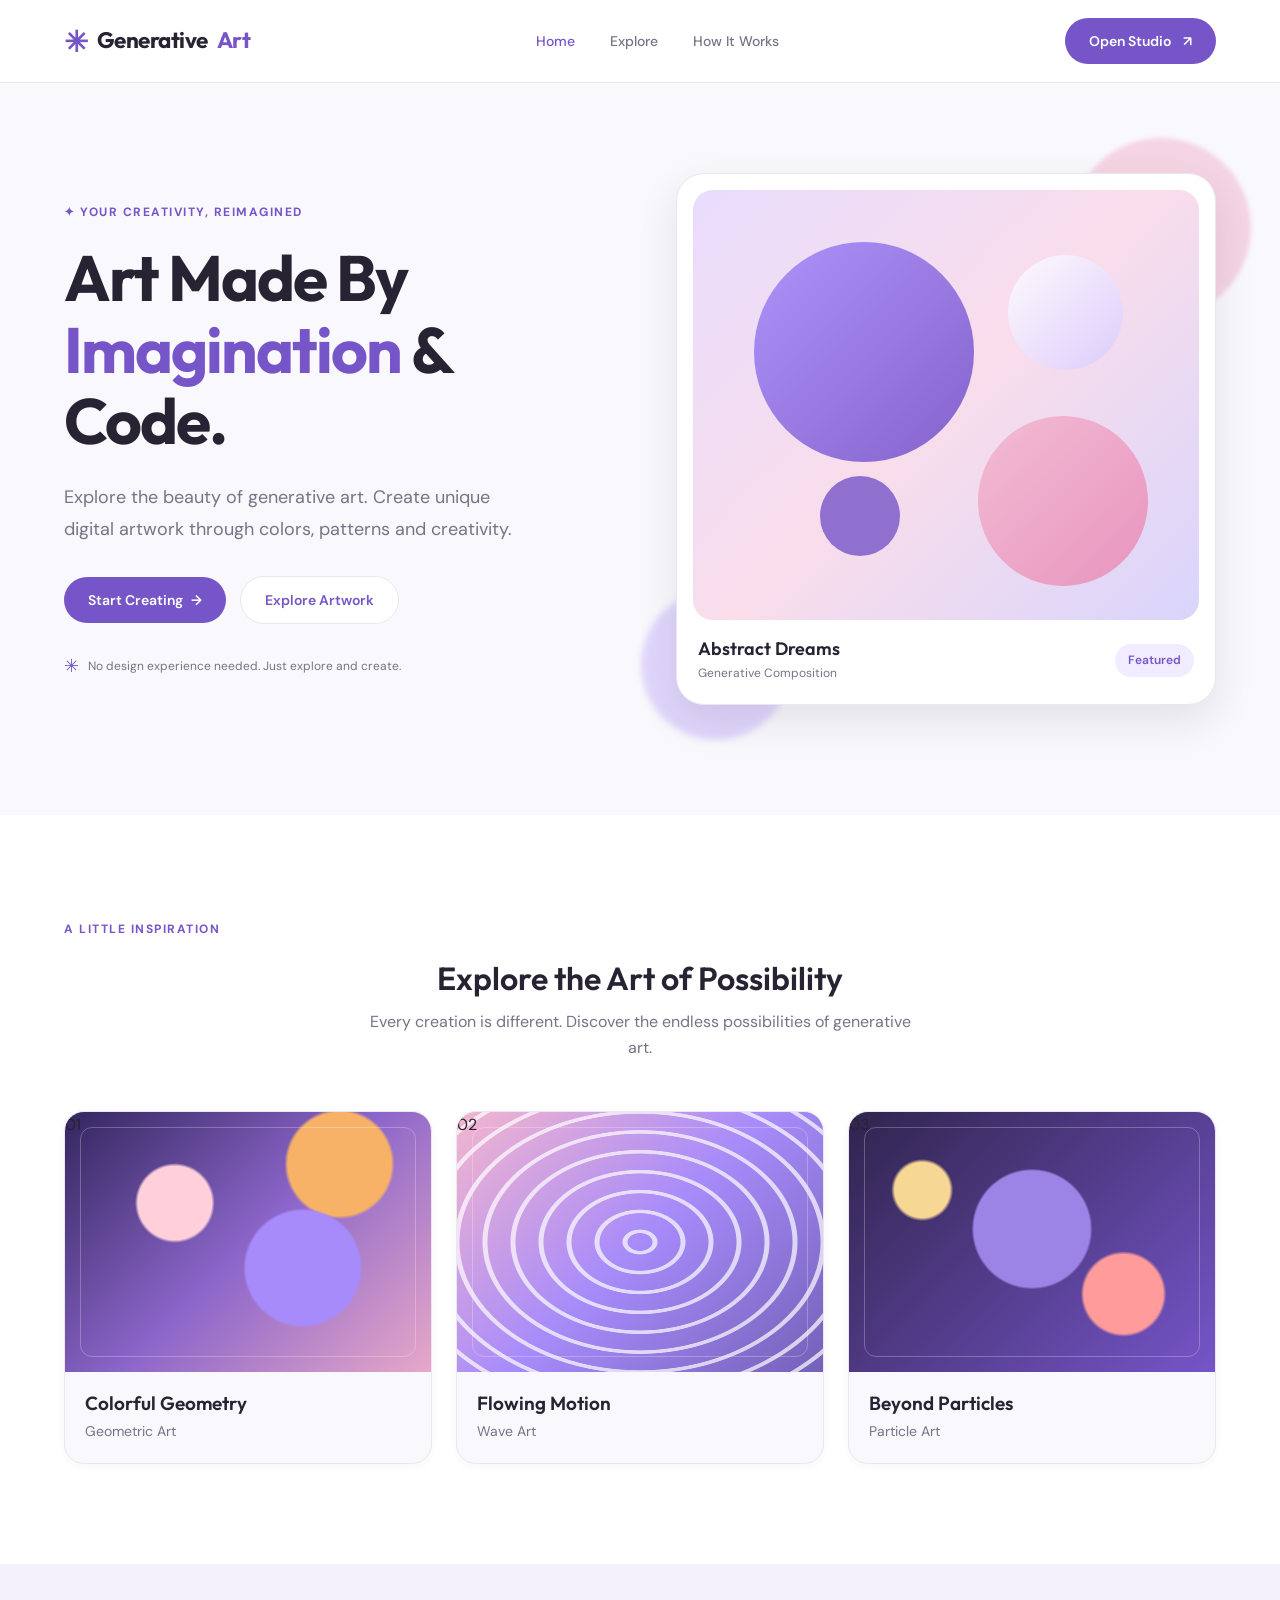
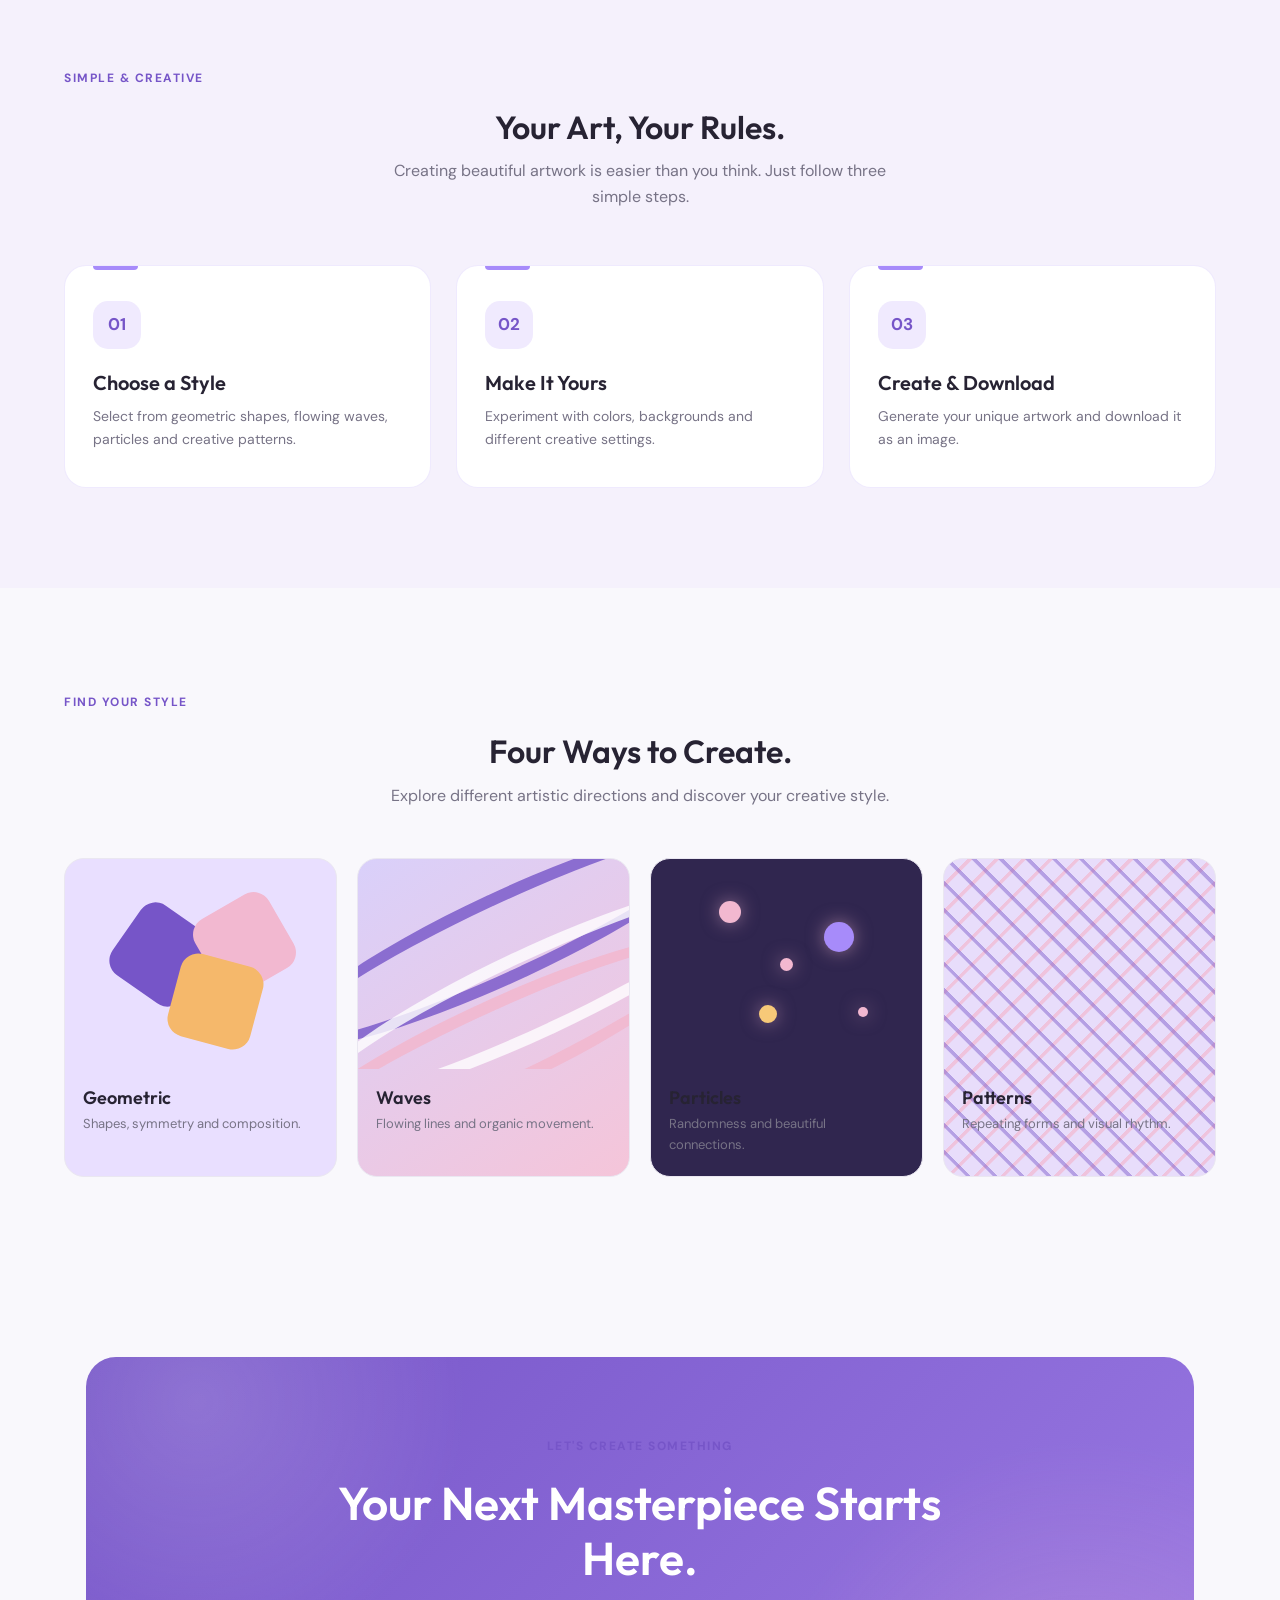
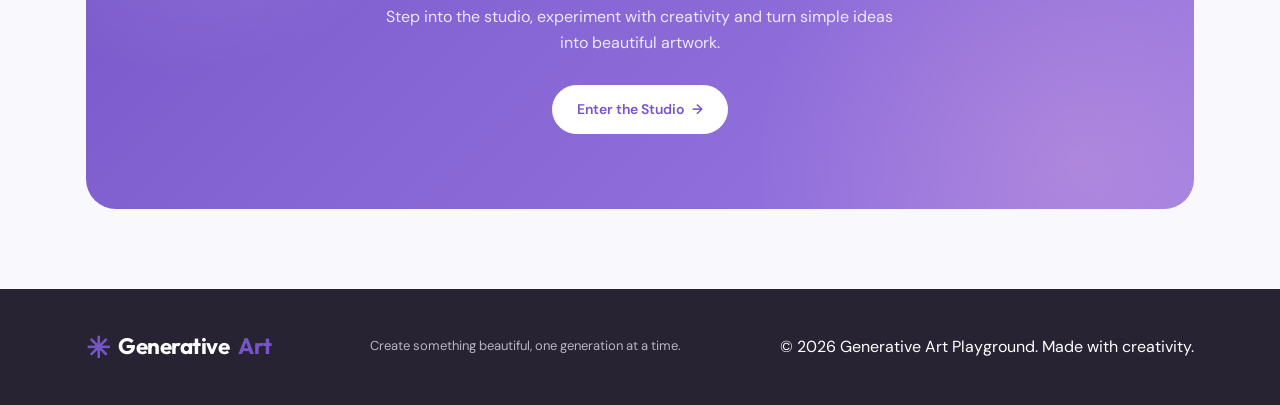
<file: index.html>
<!DOCTYPE html>
<html lang="en">

<head>
    <meta charset="UTF-8">
    <meta name="viewport" content="width=device-width, initial-scale=1.0">

    <meta name="description" content="Generative Art Playground - Create beautiful abstract artwork through creativity and code.">

    <title>Generative Art Playground</title>

    <!-- Google Fonts -->
    <link rel="preconnect" href="https://fonts.googleapis.com">
<link rel="preconnect" href="https://fonts.gstatic.com" crossorigin>
    <!-- CSS Files -->
    <link rel="stylesheet" href="css/style.css">
    <link rel="stylesheet" href="css/home.css">
    <link rel="stylesheet" href="css/responsive.css">
    <link rel="icon" type="image/png" href="assets/icons/favicon.png">

<body>

    <!-- ==============================
         NAVIGATION
    =============================== -->

    
<header class="navbar">
    <div class="container navbar-container">

        <a href="#" class="logo">
            <span class="logo-icon">✳</span>
            Generative<span>Art</span>
        </a>

        <button class="menu-toggle" aria-label="Open navigation menu" aria-expanded="false">
            <span></span>
            <span></span>
            <span></span>
        </button>

        <nav class="nav-links">
            <a href="#home" class="nav-link active">Home</a>
            <a href="#gallery" class="nav-link">Explore</a>
            <a href="#how-it-works" class="nav-link">How It Works</a>
        </nav>

        <a href="studio.html" class="btn btn-primary nav-button">
            Open Studio
            <span>↗</span>
        </a>

    </div>
</header>



    <main>

        <!-- ==============================
             HERO SECTION
        =============================== -->

        <section class="hero section" id="home">

            <div class="container hero-container">

                <div class="hero-content">

                    <span class="hero-label">
                        ✦ YOUR CREATIVITY, REIMAGINED
                    </span>

                    <h1>
                        Art Made By
                        <span>Imagination</span>
                        & Code.
                    </h1>

                    <p class="hero-description">
                        Explore the beauty of generative art.
                        Create unique digital artwork through
                        colors, patterns and creativity.
                    </p>

                    <div class="hero-buttons">

                        <a href="studio.html" class="btn btn-primary">
                            Start Creating
                            <span>→</span>
                        </a>

                        <a href="#gallery" class="btn btn-secondary">
                            Explore Artwork
                        </a>

                    </div>

                    <div class="hero-note">
                        <span>✳</span>
                        No design experience needed. Just explore and create.
                    </div>

                </div>


                <!-- Hero Artwork Placeholder -->

                <div class="hero-artwork">

                    <div class="artwork-decoration decoration-one"></div>
                    <div class="artwork-decoration decoration-two"></div>

                    <div class="hero-artwork-card">

                        <div class="artwork-preview">
                            <!-- Generative artwork will appear here -->
                            <div class="artwork-shape shape-one"></div>
                            <div class="artwork-shape shape-two"></div>
                            <div class="artwork-shape shape-three"></div>
                            <div class="artwork-shape shape-four"></div>
                        </div>

                        <div class="artwork-caption">
                            <div>
                                <h3>Abstract Dreams</h3>
                                <p>Generative Composition</p>
                            </div>

                            <span class="artwork-tag">Featured</span>
                        </div>

                    </div>

                </div>

            </div>

        </section>


        <!-- ==============================
             FEATURED ARTWORK
        =============================== -->

        <section class="featured-section section" id="gallery">

            <div class="container">

                <div class="section-header">

                    <div>
                        <span class="section-label">A LITTLE INSPIRATION</span>
                        <h2 class="section-heading">
                            Explore the Art of Possibility
                        </h2>
                    </div>

                    <p class="section-description">
                        Every creation is different.
                        Discover the endless possibilities of generative art.
                    </p>

                </div>


                <div class="featured-grid">

                    <article class="featured-card card">
                        <div class="featured-image featured-image-one">
                            <span>01</span>
                        </div>

                        <div class="featured-info">
                            <h3>Colorful Geometry</h3>
                            <p>Geometric Art</p>
                        </div>
                    </article>


                    <article class="featured-card card">
                        <div class="featured-image featured-image-two">
                            <span>02</span>
                        </div>

                        <div class="featured-info">
                            <h3>Flowing Motion</h3>
                            <p>Wave Art</p>
                        </div>
                    </article>


                    <article class="featured-card card">
                        <div class="featured-image featured-image-three">
                            <span>03</span>
                        </div>

                        <div class="featured-info">
                            <h3>Beyond Particles</h3>
                            <p>Particle Art</p>
                        </div>
                    </article>

                </div>

            </div>

        </section>


        <!-- ==============================
             HOW IT WORKS
        =============================== -->

        <section class="how-section section" id="how-it-works">

            <div class="container">

                <div class="section-header centered">

                    <span class="section-label">SIMPLE & CREATIVE</span>

                    <h2 class="section-heading">
                        Your Art, Your Rules.
                    </h2>

                    <p class="section-description">
                        Creating beautiful artwork is easier than you think.
                        Just follow three simple steps.
                    </p>

                </div>


                <div class="steps-grid">

                    <article class="step-card">

                        <div class="step-number">01</div>

                        <h3>Choose a Style</h3>

                        <p>
                            Select from geometric shapes, flowing waves,
                            particles and creative patterns.
                        </p>

                    </article>


                    <article class="step-card">

                        <div class="step-number">02</div>

                        <h3>Make It Yours</h3>

                        <p>
                            Experiment with colors, backgrounds
                            and different creative settings.
                        </p>

                    </article>


                    <article class="step-card">

                        <div class="step-number">03</div>

                        <h3>Create & Download</h3>

                        <p>
                            Generate your unique artwork
                            and download it as an image.
                        </p>

                    </article>

                </div>

            </div>

        </section>


        <!-- ==============================
             ART STYLES
        =============================== -->

        <section class="styles-section section">

            <div class="container">

                <div class="section-header">

                    <div>
                        <span class="section-label">FIND YOUR STYLE</span>

                        <h2 class="section-heading">
                            Four Ways to Create.
                        </h2>
                    </div>

                    <p class="section-description">
                        Explore different artistic directions
                        and discover your creative style.
                    </p>

                </div>


                <div class="styles-grid">

                    <article class="style-card style-geometric">
                        <div class="style-visual">
                            <span class="visual-circle"></span>
                            <span class="visual-square"></span>
                            <span class="visual-ring"></span>
                        </div>

                        <h3>Geometric</h3>
                        <p>Shapes, symmetry and composition.</p>
                    </article>


                    <article class="style-card style-waves">
                        <div class="style-visual">
                            <span class="wave-line wave-one"></span>
                            <span class="wave-line wave-two"></span>
                            <span class="wave-line wave-three"></span>
                        </div>

                        <h3>Waves</h3>
                        <p>Flowing lines and organic movement.</p>
                    </article>


                    <article class="style-card style-particles">
                        <div class="style-visual">
                            <span class="particle particle-one"></span>
                            <span class="particle particle-two"></span>
                            <span class="particle particle-three"></span>
                            <span class="particle particle-four"></span>
                            <span class="particle particle-five"></span>
                        </div>

                        <h3>Particles</h3>
                        <p>Randomness and beautiful connections.</p>
                    </article>


                    <article class="style-card style-patterns">
                        <div class="style-visual">
                            <span class="pattern-shape"></span>
                            <span class="pattern-shape"></span>
                            <span class="pattern-shape"></span>
                            <span class="pattern-shape"></span>
                        </div>

                        <h3>Patterns</h3>
                        <p>Repeating forms and visual rhythm.</p>
                    </article>

                </div>

            </div>

        </section>


        <!-- ==============================
             CALL TO ACTION
        =============================== -->

        <section class="cta-section section">

            <div class="container">

                <div class="cta-content">

                    <span class="section-label">LET'S CREATE SOMETHING</span>

                    <h2>
                        Your Next Masterpiece
                        Starts Here.
                    </h2>

                    <p>
                        Step into the studio, experiment with creativity
                        and turn simple ideas into beautiful artwork.
                    </p>

                    <a href="studio.html" class="btn btn-primary">
                        Enter the Studio
                        <span>→</span>
                    </a>

                </div>

            </div>

        </section>

    </main>


    <!-- ==============================
         FOOTER
    =============================== -->

    <footer class="footer">

        <div class="container footer-container">

            <a href="#" class="logo">
                <span class="logo-icon">✳</span>
                Generative<span>Art</span>
            </a>

            <p>
                Create something beautiful, one generation at a time.
            </p>

            <span class="footer-copyright">
                © 2026 Generative Art Playground.
                Made with creativity.
            </span>

        </div>

    </footer>
<script type="module" src="js/app.js"></script>
</body>

</html>
</file>
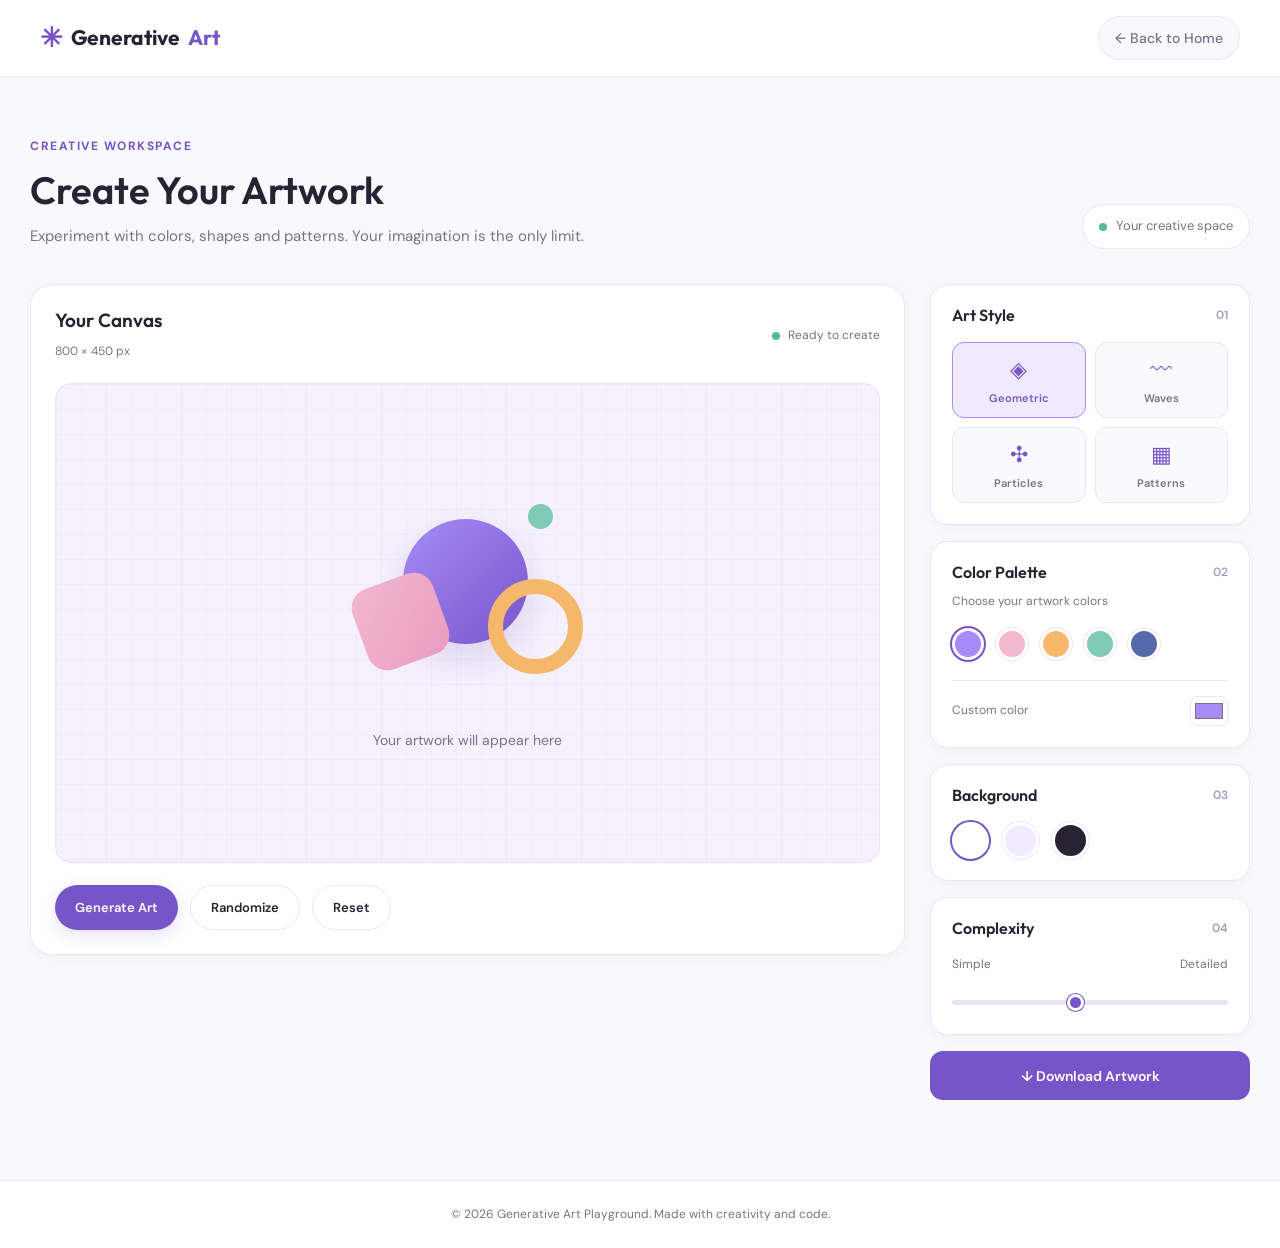
<file: studio.html>
<!DOCTYPE html>
<html lang="en">

<head>
    <meta charset="UTF-8">
    <meta name="viewport" content="width=device-width, initial-scale=1.0">

    <meta name="description"
        content="Create beautiful generative artwork with customizable colors, styles and patterns.">

    <title>Art Studio | Generative Art Playground</title>

    <!-- Google Fonts -->
    <link rel="preconnect" href="https://fonts.googleapis.com">
    <link rel="preconnect" href="https://fonts.gstatic.com" crossorigin>

    <!-- Main Stylesheets -->
    <link rel="stylesheet" href="css/style.css">
    <link rel="stylesheet" href="css/studio.css">
    <link rel="stylesheet" href="css/responsive.css">
    <link rel="icon" type="image/png" href="assets/icons/favicon.png">

</head>

<body>

    <!-- ========================================
         NAVIGATION
    ======================================== -->

    <header class="studio-navbar">

        <div class="studio-nav-container">

            <a href="index.html" class="logo">
                <span class="logo-icon">✳</span>
                Generative<span>Art</span>
            </a>

            <a href="index.html" class="studio-back-button">
                ← Back to Home
            </a>

        </div>

    </header>


    <!-- ========================================
         ART STUDIO
    ======================================== -->

    <main class="studio-section">

        <div class="studio-container">


            <!-- Studio Header -->

            <div class="studio-header">

                <div>
                    <span class="section-label">
                        CREATIVE WORKSPACE
                    </span>

                    <h1>Create Your Artwork</h1>

                    <p>
                        Experiment with colors, shapes and patterns.
                        Your imagination is the only limit.
                    </p>
                </div>

                <div class="studio-header-note">
                    <span class="status-indicator"></span>
                    Your creative space
                </div>

            </div>


            <!-- Main Workspace -->

            <div class="studio-workspace">


                <!-- ========================================
                     CANVAS AREA
                ======================================== -->

                <section class="studio-main">

                    <div class="canvas-header">

                        <div>
                            <h2>Your Canvas</h2>
                            <span>800 × 450 px</span>
                        </div>

                        <span class="canvas-status">
                            <span></span>
                            Ready to create
                        </span>

                    </div>


                    <!-- Artwork Canvas -->

                    <div class="canvas-area">

                        <div class="canvas-placeholder">

                            <div class="placeholder-artwork">

                                <div class="placeholder-circle"></div>

                                <div class="placeholder-square"></div>

                                <div class="placeholder-ring"></div>

                                <div class="placeholder-dot"></div>

                            </div>

                            <p>Your artwork will appear here</p>

                        </div>

                    </div>


                    <!-- Canvas Actions -->

                    <div class="canvas-actions">

                        <button class="btn btn-primary" type="button">
                            Generate Art
                        </button>

                        <button class="btn btn-secondary" type="button">
                            Randomize
                        </button>

                        <button class="btn btn-secondary" type="button">
                            Reset
                        </button>

                    </div>

                </section>


                <!-- ========================================
                     SETTINGS SIDEBAR
                ======================================== -->

                <aside class="studio-sidebar">


                    <!-- Art Style -->

                    <div class="settings-card">

                        <div class="settings-heading">
                            <h3>Art Style</h3>
                            <span>01</span>
                        </div>

                        <div class="art-style-options">

                            <button class="art-style-option active"
                                type="button">

                                <span>◈</span>
                                <span>Geometric</span>

                            </button>

                            <button class="art-style-option"
                                type="button">

                                <span>〰</span>
                                <span>Waves</span>

                            </button>

                            <button class="art-style-option"
                                type="button">

                                <span>✣</span>
                                <span>Particles</span>

                            </button>

                            <button class="art-style-option"
                                type="button">

                                <span>▦</span>
                                <span>Patterns</span>

                            </button>

                        </div>

                    </div>


                    <!-- Color Palette -->

                    <div class="settings-card">

                        <div class="settings-heading">
                            <h3>Color Palette</h3>
                            <span>02</span>
                        </div>

                        <p class="settings-description">
                            Choose your artwork colors
                        </p>

                        <div class="color-options">

                            <button class="color-swatch active"
                                style="--swatch-color: #A78BFA"
                                type="button"
                                aria-label="Purple"></button>

                            <button class="color-swatch"
                                style="--swatch-color: #F2B8D0"
                                type="button"
                                aria-label="Pink"></button>

                            <button class="color-swatch"
                                style="--swatch-color: #F5B86B"
                                type="button"
                                aria-label="Orange"></button>

                            <button class="color-swatch"
                                style="--swatch-color: #80C9B5"
                                type="button"
                                aria-label="Mint"></button>

                            <button class="color-swatch"
                                style="--swatch-color: #5669A8"
                                type="button"
                                aria-label="Blue"></button>

                        </div>

                        <div class="custom-color-row">

                            <label for="custom-color">
                                Custom color
                            </label>

                            <input
                                type="color"
                                id="custom-color"
                                value="#A78BFA"
                            >

                        </div>

                    </div>


                    <!-- Background -->

                    <div class="settings-card">

                        <div class="settings-heading">
                            <h3>Background</h3>
                            <span>03</span>
                        </div>

                        <div class="background-options">

                            <button class="background-option active"
                                style="--background-color: #FFFFFF"
                                type="button"
                                aria-label="White background"></button>

                            <button class="background-option"
                                style="--background-color: #F2EAFE"
                                type="button"
                                aria-label="Lavender background"></button>

                            <button class="background-option"
                                style="--background-color: #272333"
                                type="button"
                                aria-label="Dark background"></button>

                        </div>

                    </div>


                    <!-- Complexity -->

                    <div class="settings-card">

                        <div class="settings-heading">
                            <h3>Complexity</h3>
                            <span>04</span>
                        </div>

                        <div class="complexity-labels">
                            <span>Simple</span>
                            <span>Detailed</span>
                        </div>

                        <input
                            type="range"
                            class="complexity-slider"
                            min="1"
                            max="10"
                            value="5"
                        >

                    </div>


                    <!-- Download -->

                    <button class="download-button" type="button">
                        ↓ Download Artwork
                    </button>


                </aside>

            </div>

        </div>

    </main>


    <!-- ========================================
         FOOTER
    ======================================== -->

    <footer class="studio-footer">

        <p>
            © 2026 Generative Art Playground.
            Made with creativity and code.
        </p>

    </footer>
<script type="module" src="js/app.js"></script>
</body>

</html>
</file>
<file: css/style.css>
/* ========================================
   1. GOOGLE FONT
======================================== */

@import url('https://fonts.googleapis.com/css2?family=DM+Sans:wght@400;500;600;700&family=Outfit:wght@400;500;600;700;800&display=swap');


/* ========================================
   2. CSS VARIABLES
======================================== */

:root {

    /* Colors */
    --color-background: #F9F8FC;
    --color-white: #FFFFFF;

    --color-primary: #A78BFA;
    --color-primary-dark: #7655C8;

    --color-blush: #F2B8D0;

    --color-text: #272333;
    --color-text-light: #777386;

    --color-border: #EAE7F1;

    /* Typography */
    --font-primary: 'DM Sans', sans-serif;
    --font-heading: 'Outfit', sans-serif;

    /* Font Sizes */
    --text-xs: 0.75rem;
    --text-sm: 0.875rem;
    --text-base: 1rem;
    --text-lg: 1.125rem;
    --text-xl: 1.25rem;
    --text-2xl: 1.5rem;
    --text-3xl: 2rem;
    --text-4xl: 2.75rem;

    /* Spacing */
    --space-xs: 0.5rem;
    --space-sm: 1rem;
    --space-md: 1.5rem;
    --space-lg: 2rem;
    --space-xl: 3rem;
    --space-2xl: 4rem;

    /* Border Radius */
    --radius-sm: 8px;
    --radius-md: 14px;
    --radius-lg: 20px;
    --radius-xl: 28px;
    --radius-full: 999px;

    /* Shadows */
    --shadow-sm: 0 2px 10px rgba(40, 30, 70, 0.04);

    --shadow-md: 0 8px 24px rgba(40, 30, 70, 0.07);

    --shadow-lg: 0 16px 40px rgba(40, 30, 70, 0.10);

    /* Layout */
    --container-width: 1200px;

    /* Transitions */
    --transition: 0.3s ease;

}


/* ========================================
   3. CSS RESET
======================================== */

* {
    margin: 0;
    padding: 0;
    box-sizing: border-box;
}

html {
    scroll-behavior: smooth;
}

body {
    font-family: var(--font-primary);
    background-color: var(--color-background);
    color: var(--color-text);

    line-height: 1.6;
    min-height: 100vh;
}


/* ========================================
   4. GLOBAL ELEMENTS
======================================== */

h1,
h2,
h3,
h4,
h5,
h6 {
    font-family: var(--font-heading);
    line-height: 1.2;
    font-weight: 600;
}

p {
    color: var(--color-text-light);
}

a {
    text-decoration: none;
    color: inherit;
}

button {
    font-family: inherit;
    cursor: pointer;
    border: none;
}

img {
    max-width: 100%;
    display: block;
}

ul {
    list-style: none;
}


/* ========================================
   5. REUSABLE CONTAINERS
======================================== */

.container {
    width: min(90%, var(--container-width));
    margin-inline: auto;
}

.section {
    padding-block: var(--space-2xl);
}


/* ========================================
   6. BUTTONS
======================================== */

.btn {
    display: inline-flex;
    align-items: center;
    justify-content: center;

    gap: var(--space-xs);

    padding: 12px 24px;

    border-radius: var(--radius-full);

    font-size: var(--text-sm);
    font-weight: 600;

    transition: var(--transition);
}

.btn-primary {
    background-color: var(--color-primary-dark);
    color: var(--color-white);
}

.btn-primary:hover {
    background-color: #6542B5;
    transform: translateY(-2px);
}

.btn-secondary {
    background-color: var(--color-white);
    color: var(--color-primary-dark);

    border: 1px solid var(--color-border);
}

.btn-secondary:hover {
    border-color: var(--color-primary);
    background-color: #F5F0FF;
}


/* ========================================
   7. SECTION HEADINGS
======================================== */

.section-heading {
    font-family: var(--font-heading);
    font-size: var(--text-3xl);
    font-weight: 600;

    margin-bottom: var(--space-sm);
}

.section-description {
    font-size: var(--text-base);
    max-width: 600px;
}


/* ========================================
   8. CARDS
======================================== */

.card {
    background-color: var(--color-white);

    border: 1px solid var(--color-border);

    border-radius: var(--radius-lg);

    box-shadow: var(--shadow-sm);

    transition: var(--transition);
}

.card:hover {
    box-shadow: var(--shadow-md);
}


/* ========================================
   9. SELECTION
======================================== */

::selection {
    background-color: var(--color-primary);
    color: var(--color-white);
}
</file>
<file: css/home.css>
/* ========================================
   GENERATIVE ART PLAYGROUND
   HOME PAGE STYLES
======================================== */


/* ========================================
   1. NAVIGATION BAR
======================================== */

.navbar {
    width: 100%;
    background-color: var(--color-white);
    border-bottom: 1px solid var(--color-border);
    position: sticky;
    top: 0;
    z-index: 100;
}

.navbar-container {
    min-height: 82px;

    display: flex;
    align-items: center;
    justify-content: space-between;
}


/* Logo */

.logo {
    display: inline-flex;
    align-items: center;
    gap: 9px;

    font-family: var(--font-heading);
    font-size: 1.4rem;
    font-weight: 700;
    letter-spacing: -0.5px;
}

.logo > span:last-child {
    color: var(--color-primary-dark);
}

.logo-icon {
    color: var(--color-primary-dark);
    font-size: 1.8rem;
}


/* Navigation Links */

.nav-links {
    display: flex;
    align-items: center;
    gap: 35px;
}

.nav-link {
    font-size: var(--text-sm);
    font-weight: 500;
    color: var(--color-text-light);

    transition: var(--transition);
}

.nav-link:hover,
.nav-link.active {
    color: var(--color-primary-dark);
}


/* Navigation Button */

.nav-button {
    gap: 12px;
}


/* ========================================
   2. HERO SECTION
======================================== */

.hero {
    padding-top: 90px;
    padding-bottom: 110px;

    overflow: hidden;
}

.hero-container {
    display: grid;
    grid-template-columns: 1fr 1fr;

    align-items: center;
    gap: 60px;
}


/* Hero Content */

.hero-content {
    max-width: 550px;
}

.hero-label,
.section-label {
    display: inline-block;

    color: var(--color-primary-dark);

    font-size: var(--text-xs);
    font-weight: 700;
    letter-spacing: 1.5px;

    margin-bottom: 20px;
}


/* Hero Heading */

.hero-content h1 {
    font-size: clamp(2.8rem, 5vw, 4.4rem);
    font-weight: 700;

    letter-spacing: -2px;
    line-height: 1.12;

    margin-bottom: 24px;
}

.hero-content h1 span {
    color: var(--color-primary-dark);
}


/* Hero Description */

.hero-description {
    max-width: 470px;

    font-size: var(--text-lg);
    line-height: 1.8;

    margin-bottom: 30px;
}


/* Hero Buttons */

.hero-buttons {
    display: flex;
    align-items: center;
    flex-wrap: wrap;
    gap: 14px;
}

.hero-note {
    display: flex;
    align-items: center;
    gap: 9px;

    margin-top: 28px;

    font-size: var(--text-xs);
    color: var(--color-text-light);
}

.hero-note span {
    color: var(--color-primary-dark);
    font-size: 1.1rem;
}


/* ========================================
   3. HERO ARTWORK PREVIEW
======================================== */

.hero-artwork {
    position: relative;
    width: 100%;
    max-width: 540px;
    justify-self: end;
}


/* Decorative Background Shapes */

.artwork-decoration {
    position: absolute;
    border-radius: 50%;
    z-index: 0;
}

.decoration-one {
    width: 180px;
    height: 180px;

    background-color: var(--color-blush);
    opacity: 0.55;

    top: -35px;
    right: -35px;

    filter: blur(2px);
}

.decoration-two {
    width: 150px;
    height: 150px;

    background-color: var(--color-primary);
    opacity: 0.3;

    bottom: -35px;
    left: -35px;

    filter: blur(3px);
}


/* Artwork Card */

.hero-artwork-card {
    position: relative;
    z-index: 1;

    padding: 16px;

    background-color: var(--color-white);

    border: 1px solid var(--color-border);
    border-radius: var(--radius-xl);

    box-shadow: var(--shadow-lg);
}


/* Artwork Preview Area */

.artwork-preview {
    position: relative;

    width: 100%;
    aspect-ratio: 1 / 0.85;

    overflow: hidden;

    border-radius: var(--radius-lg);

    background:
        linear-gradient(
            135deg,
            #E9DDFD,
            #F9DDEB,
            #D9D5FC
        );
}


/* Abstract Artwork Shapes */

.artwork-shape {
    position: absolute;
    border-radius: 50%;
}

.shape-one {
    width: 220px;
    height: 220px;

    background: linear-gradient(
        135deg,
        #A78BFA,
        #7655C8
    );

    top: 12%;
    left: 12%;

    opacity: 0.9;
}

.shape-two {
    width: 170px;
    height: 170px;

    background: linear-gradient(
        135deg,
        #F2B8D0,
        #E98DB8
    );

    bottom: 8%;
    right: 10%;

    opacity: 0.9;
}

.shape-three {
    width: 115px;
    height: 115px;

    background: linear-gradient(
        135deg,
        #FFFFFF,
        #D9C9FF
    );

    top: 15%;
    right: 15%;

    opacity: 0.85;
}

.shape-four {
    width: 80px;
    height: 80px;

    background: #7655C8;

    bottom: 15%;
    left: 25%;

    opacity: 0.8;
}


/* Artwork Caption */

.artwork-caption {
    display: flex;
    align-items: center;
    justify-content: space-between;

    padding: 18px 5px 5px;
}

.artwork-caption h3 {
    font-size: var(--text-lg);
    margin-bottom: 4px;
}

.artwork-caption p {
    font-size: var(--text-xs);
}

.artwork-tag {
    padding: 7px 13px;

    background-color: #F1ECFF;
    color: var(--color-primary-dark);

    border-radius: var(--radius-full);

    font-size: var(--text-xs);
    font-weight: 600;
}

/* ========================================
   FEATURED ARTWORK SECTION
======================================== */

.featured-section {
    padding: 100px 0;
    background: var(--color-white);
}

.featured-section .container {
    max-width: 1200px;
}

.featured-section .section-heading {
    text-align: center;
    margin-bottom: 12px;
}

.featured-section .section-description {
    text-align: center;
    max-width: 550px;
    margin: 0 auto 50px;
}

.featured-section .container {
    display: block;
}

.featured-section .featured-grid {
    display: grid;
    grid-template-columns: repeat(3, 1fr);
    gap: 24px;
}

.featured-card {
    overflow: hidden;
    background: var(--color-background);
    border: 1px solid var(--color-border);
    border-radius: 20px;
    transition: transform 0.3s ease, box-shadow 0.3s ease;
}

.featured-card:hover {
    transform: translateY(-8px);
    box-shadow: var(--shadow-lg);
}

.featured-image {
    height: 260px;
    overflow: hidden;
    position: relative;
}

.featured-image-one {
    background:
        radial-gradient(circle at 30% 35%, #ffcfda 0 12%, transparent 13%),
        radial-gradient(circle at 65% 60%, #a78bfa 0 20%, transparent 21%),
        radial-gradient(circle at 75% 20%, #f7b267 0 15%, transparent 16%),
        linear-gradient(135deg, #33265e, #8b65c9, #e7a8c8);
}

.featured-image-two {
    background:
        repeating-radial-gradient(
            ellipse at 50% 50%,
            transparent 0 12px,
            rgba(255,255,255,0.7) 13px 17px,
            transparent 18px 28px
        ),
        linear-gradient(135deg, #f4b6ce, #a78bfa, #7461b8);
}

.featured-image-three {
    background:
        radial-gradient(circle at 20% 30%, #f7d794 0 8%, transparent 9%),
        radial-gradient(circle at 75% 70%, #ff9b9b 0 12%, transparent 13%),
        radial-gradient(circle at 50% 45%, #9c83e6 0 25%, transparent 26%),
        linear-gradient(135deg, #30244e, #7655c8);
}

.featured-image::after {
    content: "";
    position: absolute;
    inset: 15px;
    border: 1px solid rgba(255, 255, 255, 0.25);
    border-radius: 12px;
    pointer-events: none;
}

.featured-card h3 {
    font-family: var(--font-heading);
    font-size: 19px;
    padding: 20px 20px 6px;
}

.featured-card p {
    color: var(--color-text-light);
    font-size: 14px;
    padding: 0 20px 20px;
}


/* ========================================
   HOW IT WORKS SECTION
======================================== */

.how-section {
    padding: 100px 0;
    background: #F5F1FC;
}

.how-section .section-heading {
    text-align: center;
    margin-bottom: 12px;
}

.how-section .section-description {
    text-align: center;
    max-width: 520px;
    margin: 0 auto 55px;
}

.how-section .container {
    max-width: 1200px;
}

.how-section .steps-grid {
    display: grid;
    grid-template-columns: repeat(3, 1fr);
    gap: 25px;
}

.step-card {
    position: relative;
    padding: 35px 28px;
    background: var(--color-white);
    border: 1px solid rgba(167, 139, 250, 0.18);
    border-radius: 22px;
    transition: transform 0.3s ease, box-shadow 0.3s ease;
}

.step-card:hover {
    transform: translateY(-7px);
    box-shadow: var(--shadow-md);
}

.step-card::before {
    content: "";
    position: absolute;
    top: 0;
    left: 28px;
    width: 45px;
    height: 4px;
    background: var(--color-primary);
    border-radius: 0 0 5px 5px;
}

.step-card h3 {
    font-family: var(--font-heading);
    font-size: 20px;
    margin: 22px 0 10px;
}

.step-card p {
    color: var(--color-text-light);
    font-size: 14px;
    line-height: 1.7;
}

.step-number {
    display: flex;
    align-items: center;
    justify-content: center;
    width: 48px;
    height: 48px;
    color: var(--color-primary-dark);
    background: #F0EAFE;
    border-radius: 15px;
    font-size: 17px;
    font-weight: 700;
}


/* ========================================
   ART STYLES SECTION
======================================== */

.styles-section {
    padding: 100px 0;
    background: var(--color-background);
}

.styles-section .section-heading {
    text-align: center;
    margin-bottom: 12px;
}

.styles-section .section-description {
    text-align: center;
    max-width: 550px;
    margin: 0 auto 50px;
}

.styles-section .container {
    max-width: 1200px;
}

.styles-grid {
    display: grid;
    grid-template-columns: repeat(4, 1fr);
    gap: 20px;
}

.style-card {
    overflow: hidden;
    background: var(--color-white);
    border: 1px solid var(--color-border);
    border-radius: 20px;
    transition: transform 0.3s ease, box-shadow 0.3s ease;
}

.style-card:hover {
    transform: translateY(-8px);
    box-shadow: var(--shadow-lg);
}

.style-visual {
    height: 210px;
    display: flex;
    align-items: center;
    justify-content: center;
    position: relative;
    overflow: hidden;
}

.style-card h3 {
    font-family: var(--font-heading);
    font-size: 18px;
    padding: 18px 18px 5px;
}

.style-card p {
    color: var(--color-text-light);
    font-size: 13px;
    padding: 0 18px 20px;
}

/* Geometric artwork */

.style-geometric {
    background: #E9DFFF;
}

.style-geometric span {
    position: absolute;
    width: 85px;
    height: 85px;
    border-radius: 18px;
    transform: rotate(35deg);
}

.style-geometric span:nth-child(1) {
    background: #7655C8;
    left: 20%;
    top: 25%;
}

.style-geometric span:nth-child(2) {
    background: #F2B8D0;
    right: 18%;
    top: 20%;
    transform: rotate(60deg);
}

.style-geometric span:nth-child(3) {
    background: #F5B86B;
    left: 40%;
    bottom: 12%;
    transform: rotate(15deg);
}

/* Waves artwork */

.style-waves {
    background: linear-gradient(145deg, #D9D0FA, #F5C5D9);
}

.style-waves span {
    position: absolute;
    width: 180%;
    height: 90px;
    border: 12px solid rgba(118, 85, 200, 0.8);
    border-radius: 50%;
    transform: rotate(-25deg);
}

.style-waves span:nth-child(1) {
    top: 15%;
    left: -35%;
}

.style-waves span:nth-child(2) {
    top: 42%;
    left: -25%;
    border-color: rgba(255, 255, 255, 0.8);
}

.style-waves span:nth-child(3) {
    top: 68%;
    left: -40%;
    border-color: rgba(242, 184, 208, 0.9);
}

/* Particles artwork */

.style-particles {
    background: #30264F;
}

.style-particles span {
    position: absolute;
    width: 13px;
    height: 13px;
    border-radius: 50%;
    background: #F2B8D0;
    box-shadow: 0 0 18px rgba(242, 184, 208, 0.5);
}

.style-particles span:nth-child(1) {
    top: 20%;
    left: 25%;
    width: 22px;
    height: 22px;
}

.style-particles span:nth-child(2) {
    top: 30%;
    right: 25%;
    background: #A78BFA;
    width: 30px;
    height: 30px;
}

.style-particles span:nth-child(3) {
    bottom: 22%;
    left: 40%;
    background: #F7C978;
    width: 18px;
    height: 18px;
}

.style-particles span:nth-child(4) {
    bottom: 25%;
    right: 20%;
    width: 10px;
    height: 10px;
}

/* Patterns artwork */

.style-patterns {
    background-color: #E8DDFB;
    background-image:
        repeating-linear-gradient(
            45deg,
            transparent,
            transparent 15px,
            rgba(118, 85, 200, 0.45) 16px,
            rgba(118, 85, 200, 0.45) 19px
        ),
        repeating-linear-gradient(
            -45deg,
            transparent,
            transparent 15px,
            rgba(242, 184, 208, 0.7) 16px,
            rgba(242, 184, 208, 0.7) 19px
        );
}


/* ========================================
   CALL TO ACTION SECTION
======================================== */

.cta-section {
    padding: 80px 24px;
    background: var(--color-background);
}

.cta-content {
    max-width: 1150px;
    margin: 0 auto;
    padding: 75px 30px;
    text-align: center;
    color: var(--color-white);
    background:
        radial-gradient(circle at 10% 10%, rgba(255,255,255,0.16), transparent 25%),
        radial-gradient(circle at 90% 90%, rgba(242,184,208,0.25), transparent 30%),
        linear-gradient(135deg, #7655C8, #9B7AE4);
    border-radius: 30px;
    position: relative;
    overflow: hidden;
}

.cta-content h2 {
    max-width: 650px;
    margin: 0 auto 18px;
    font-family: var(--font-heading);
    font-size: clamp(30px, 4vw, 46px);
    line-height: 1.2;
}

.cta-content p {
    max-width: 520px;
    margin: 0 auto 30px;
    color: rgba(255, 255, 255, 0.85);
    font-size: 16px;
}

.cta-content .btn {
    background: var(--color-white);
    color: var(--color-primary-dark);
    border: 1px solid var(--color-white);
}

.cta-content .btn:hover {
    background: #F5F0FF;
    transform: translateY(-3px);
}


/* ========================================
   FOOTER
======================================== */

.footer {
    padding: 35px 24px;
    background: #272333;
    color: var(--color-white);
}

.footer .container {
    display: flex;
    align-items: center;
    justify-content: space-between;
    gap: 20px;
}

.footer p {
    color: #B9B4C5;
    font-size: 13px;
}

.footer .logo {
    color: var(--color-white);
}


/* ========================================
   RESPONSIVE HOMEPAGE SECTIONS
======================================== */

@media (max-width: 900px) {
    .featured-section .featured-grid {
        grid-template-columns: repeat(2, 1fr);
    }

    .styles-grid {
        grid-template-columns: repeat(2, 1fr);
    }

    .how-section .steps-grid {
        grid-template-columns: 1fr;
        max-width: 600px;
        margin: 0 auto;
    }
}

@media (max-width: 600px) {
    .featured-section,
    .how-section,
    .styles-section {
        padding: 70px 0;
    }

    .featured-section .featured-grid {
        grid-template-columns: 1fr;
    }

    .styles-grid {
        grid-template-columns: 1fr;
    }

    .featured-image {
        height: 240px;
    }

    .style-visual {
        height: 230px;
    }

    .cta-section {
        padding: 55px 16px;
    }

    .cta-content {
        padding: 55px 22px;
        border-radius: 22px;
    }

    .footer .container {
        flex-direction: column;
        text-align: center;
    }
}
</file>
<file: css/responsive.css>
/* =========================================
   GENERATIVE ART PLAYGROUND
   COMPLETE RESPONSIVE STYLESHEET
========================================= */


/* =========================================
   1. TABLET AND SMALL LAPTOPS
   1024px AND BELOW
========================================= */

@media (max-width: 1024px) {

    /* Global */

    .section {
        padding-block: 75px;
    }

    /* Homepage Hero */

    .hero {
        padding-top: 75px;
        padding-bottom: 85px;
    }

    .hero-container {
        gap: 35px;
    }

    .hero-content h1 {
        font-size: clamp(36px, 5vw, 48px);
    }

    .hero-artwork-card {
        padding: 12px;
    }

    .decoration-one {
        width: 140px;
        height: 140px;
    }

    .decoration-two {
        width: 120px;
        height: 120px;
    }

    /* Homepage Sections */

    .featured-section,
    .how-section,
    .styles-section {
        padding: 80px 0;
    }

    .featured-section .featured-grid {
        grid-template-columns: repeat(2, minmax(0, 1fr));
    }

    .styles-grid {
        grid-template-columns: repeat(2, minmax(0, 1fr));
    }

    .how-section .steps-grid {
        grid-template-columns: repeat(2, minmax(0, 1fr));
    }

    /* Studio */

    .studio-section {
        padding: 45px 24px 65px;
    }

    .studio-workspace {
        grid-template-columns: minmax(0, 1fr) 280px;
        gap: 18px;
    }

    .studio-main {
        padding: 18px;
    }

    .settings-card {
        padding: 17px;
    }

    .canvas-area {
        min-height: 380px;
    }

}


/* =========================================
   2. TABLET
   900px AND BELOW
========================================= */

@media (max-width: 900px) {

    /* Homepage Hero */

    .hero-container {
        grid-template-columns: 1fr;
        gap: 45px;
    }

    .hero-content {
        max-width: 650px;
        margin: 0 auto;
        text-align: center;
    }

    .hero-content p {
        margin-left: auto;
        margin-right: auto;
    }

    .hero-buttons,
    .hero-note {
        justify-content: center;
    }

    .hero-artwork {
        justify-self: center;
        max-width: 520px;
        margin: 0 auto;
    }

    /* Studio Workspace */

    .studio-workspace {
        grid-template-columns: 1fr;
    }

    .studio-sidebar {
        display: grid;
        grid-template-columns: repeat(2, minmax(0, 1fr));
        align-items: start;
    }

    .download-button {
        grid-column: 1 / -1;
    }

}


/* =========================================
   3. MOBILE NAVIGATION
   768px AND BELOW
========================================= */

.menu-toggle {
    display: none;
    align-items: center;
    justify-content: center;
    flex-direction: column;
    flex-shrink: 0;
    gap: 5px;

    width: 42px;
    height: 42px;
    padding: 9px;

    background: var(--color-white);
    border: 1px solid var(--color-border);
    border-radius: 10px;

    cursor: pointer;
    transition: var(--transition);
}

.menu-toggle span {
    display: block;
    width: 100%;
    height: 2px;

    background: var(--color-primary-dark);
    border-radius: 5px;

    transition: var(--transition);
}

@media (max-width: 768px) {

    /* Navbar */

    .navbar-container {
        position: relative;
        min-height: 72px;
        display: flex;
        align-items: center;
        justify-content: space-between;
        flex-wrap: nowrap;
        gap: 12px;
    }

    .logo {
        font-size: 20px;
        white-space: nowrap;
    }

    .logo-icon {
        font-size: 25px;
    }

    .menu-toggle {
        display: flex;
        margin-left: auto;
    }

    .menu-toggle.active span:first-child {
        transform: translateY(7px) rotate(45deg);
    }

    .menu-toggle.active span:nth-child(2) {
        opacity: 0;
    }

    .menu-toggle.active span:last-child {
        transform: translateY(-7px) rotate(-45deg);
    }

    .nav-links {
        display: none;
        position: absolute;

        top: calc(100% + 8px);
        left: 0;
        right: 0;
        width: 100%;

        flex-direction: column;
        align-items: stretch;
        gap: 0;

        padding: 10px;

        background: var(--color-white);
        border: 1px solid var(--color-border);
        border-radius: var(--radius-md);
        box-shadow: var(--shadow-md);

        z-index: 1000;
    }

    .nav-links.open {
        display: flex;
    }

    .nav-link {
        display: block;
        width: 100%;
        padding: 13px 12px;
        font-size: 14px;
        border-radius: 8px;
    }

    .nav-link:hover,
    .nav-link.active {
        background: #F5F0FF;
    }

    .nav-button {
        display: none;
    }

    /* Homepage */

    .hero {
        padding: 60px 0 70px;
    }

    .hero-container {
        gap: 40px;
    }

    .hero-content h1 {
        font-size: clamp(36px, 7vw, 48px);
        letter-spacing: -1.5px;
    }

    .artwork-preview {
        aspect-ratio: 1 / 0.8;
    }

    /* General Section Headings */

    .section-heading {
        font-size: 32px;
    }

    .section-description {
        font-size: 14px;
    }

    /* Studio Header */

    .studio-header {
        align-items: flex-start;
        flex-direction: column;
    }

    .studio-header-note {
        white-space: normal;
    }

    .canvas-area {
        min-height: 350px;
    }

}


/* =========================================
   4. MOBILE
   600px AND BELOW
========================================= */

@media (max-width: 600px) {

    /* Global Layout */

    .container {
        width: 90%;
    }

    .section {
        padding-block: 60px;
    }

    /* Homepage Hero */

    .hero {
        padding: 48px 0 60px;
    }

    .hero-container {
        gap: 35px;
    }

    .hero-content h1 {
        font-size: clamp(32px, 9vw, 42px);
        line-height: 1.15;
        margin-bottom: 18px;
    }

    .hero-label {
        margin-bottom: 15px;
    }

    .hero-description {
        font-size: 14px;
        line-height: 1.75;
        margin-bottom: 24px;
    }

    .hero-buttons {
        gap: 10px;
    }

    .hero-buttons .btn {
        min-height: 44px;
        padding: 11px 17px;
        font-size: 13px;
    }

    .hero-note {
        font-size: 11px;
        margin-top: 20px;
    }

    .hero-artwork {
        width: 100%;
        max-width: 450px;
    }

    .hero-artwork-card {
        padding: 10px;
        border-radius: 20px;
    }

    .artwork-preview {
        aspect-ratio: 1 / 0.85;
        border-radius: 14px;
    }

    .shape-one {
        width: 40%;
        height: auto;
        aspect-ratio: 1;
    }

    .shape-two {
        width: 32%;
        height: auto;
        aspect-ratio: 1;
    }

    .shape-three {
        width: 23%;
        height: auto;
        aspect-ratio: 1;
    }

    .shape-four {
        width: 16%;
        height: auto;
        aspect-ratio: 1;
    }

    .decoration-one {
        width: 90px;
        height: 90px;
        right: -12px;
        top: -15px;
    }

    .decoration-two {
        width: 90px;
        height: 90px;
        left: -12px;
        bottom: -15px;
    }

    .artwork-caption {
        padding: 13px 3px 3px;
        gap: 10px;
    }

    .artwork-caption h3 {
        font-size: 14px;
    }

    .artwork-caption p {
        font-size: 11px;
    }

    .artwork-tag {
        padding: 6px 10px;
        font-size: 10px;
    }

    /* Homepage Sections */

    .featured-section,
    .how-section,
    .styles-section {
        padding: 60px 0;
    }

    .featured-section .section-description,
    .how-section .section-description,
    .styles-section .section-description {
        margin-bottom: 32px;
        padding-inline: 8px;
    }

    .featured-section .featured-grid,
    .styles-grid,
    .how-section .steps-grid {
        grid-template-columns: 1fr;
        gap: 18px;
    }

    .featured-card,
    .style-card,
    .step-card {
        width: 100%;
        max-width: 430px;
        margin-inline: auto;
    }

    .featured-image {
        height: 230px;
    }

    .style-visual {
        height: 220px;
    }

    .step-card {
        padding: 28px 24px;
    }

    /* Call to Action */

    .cta-section {
        padding: 50px 15px;
    }

    .cta-content {
        padding: 48px 22px;
        border-radius: 22px;
    }

    .cta-content h2 {
        font-size: 30px;
    }

    .cta-content p {
        font-size: 14px;
        line-height: 1.7;
    }

    /* Homepage Footer */

    .footer {
        padding: 30px 20px;
    }

    .footer .container {
        flex-direction: column;
        text-align: center;
        gap: 15px;
    }

    .footer p {
        font-size: 12px;
        line-height: 1.6;
    }

    /* Studio Navigation */

    .studio-nav-container {
        min-height: 68px;
        padding: 0 5%;
        gap: 10px;
    }

    .studio-navbar .logo {
        font-size: 18px;
    }

    .studio-navbar .logo-icon {
        font-size: 23px;
    }

    .studio-back-button {
        padding: 9px 12px;
        font-size: 12px;
        gap: 5px;
    }

    /* Studio Page */

  .container,
.studio-container {
    width: 90%;
    max-width: 1350px;
    margin-left: auto;
    margin-right: auto;
}

.studio-section {
    padding: 35px 0 50px;
}

    .studio-header {
        gap: 16px;
        margin-bottom: 25px;
    }

    .studio-header .section-label {
        margin-bottom: 8px;
    }

    .studio-header h1 {
        font-size: 30px;
    }

    .studio-header p {
        font-size: 13px;
        line-height: 1.65;
    }

    .studio-header-note {
        padding: 9px 13px;
        font-size: 11px;
    }

    /* Studio Canvas */

    .studio-main {
        padding: 14px;
        border-radius: 17px;
    }

    .canvas-header {
        align-items: flex-start;
        flex-wrap: wrap;
        gap: 10px;
        margin-bottom: 14px;
    }

    .canvas-header h2 {
        font-size: 16px;
    }

    .canvas-header > div > span,
    .canvas-status {
        font-size: 11px;
    }

    .canvas-area {
        min-height: 0;
        border-radius: 12px;
    }

    .canvas-area canvas {
        display: block;
        max-width: 100%;
        height: auto;
    }

    .canvas-placeholder {
        gap: 15px;
        padding: 20px 10px;
    }

    .placeholder-artwork {
        transform: scale(0.8);
        transform-origin: center;
        margin-block: -15px;
    }

    .canvas-placeholder p {
        font-size: 12px;
    }

    /* Studio Actions */

    .canvas-actions {
        display: grid;
        grid-template-columns: repeat(2, minmax(0, 1fr));
        gap: 9px;
        margin-top: 15px;
    }

    .canvas-actions .btn {
        width: 100%;
        min-height: 43px;
        padding: 10px;
        justify-content: center;
        font-size: 12px;
    }

    .canvas-actions .btn-primary {
        grid-column: 1 / -1;
    }

    /* Studio Settings */

    .studio-sidebar {
        grid-template-columns: 1fr;
        gap: 13px;
    }

    .settings-card {
        padding: 18px;
    }

    .settings-heading {
        margin-bottom: 14px;
    }

    .art-style-options {
        gap: 10px;
    }

    .art-style-option {
        min-height: 72px;
    }

    .color-options {
        gap: 13px;
    }

    .download-button {
        min-height: 47px;
    }

    .studio-footer {
        padding: 20px 15px;
    }

}


/* =========================================
   5. SMALL MOBILE
   400px AND BELOW
========================================= */

@media (max-width: 400px) {

    /* Global */

    .section {
        padding-block: 50px;
    }

    /* Navbar */

    .navbar-container {
        min-height: 66px;
    }

    .logo {
        font-size: 18px;
        gap: 7px;
    }

    .logo-icon {
        font-size: 22px;
    }

    .menu-toggle {
        width: 39px;
        height: 39px;
    }

    /* Hero */

    .hero {
        padding: 40px 0 50px;
    }

    .hero-content h1 {
        font-size: 32px;
    }

    .hero-buttons {
        flex-direction: column;
        align-items: stretch;
        width: 100%;
        max-width: 300px;
        margin-inline: auto;
    }

    .hero-buttons .btn {
        width: 100%;
        justify-content: center;
    }

    .artwork-caption h3 {
        font-size: 13px;
    }

    .artwork-tag {
        padding: 5px 8px;
        font-size: 9px;
    }

    /* Section Headings */

    .section-heading {
        font-size: 27px;
    }

    .section-description {
        font-size: 13px;
    }

    /* Homepage Cards */

    .featured-image {
        height: 205px;
    }

    .style-visual {
        height: 195px;
    }

    .step-card {
        padding: 25px 20px;
    }

    /* CTA */

    .cta-content {
        padding: 40px 18px;
    }

    .cta-content h2 {
        font-size: 26px;
    }

    .cta-content p {
        font-size: 13px;
    }

    /* Studio */

    /* Studio */

.container,
.studio-container {
    width: 92%;
}

.studio-section {
    padding: 28px 0 40px;
}
    .studio-header h1 {
        font-size: 27px;
    }

    .studio-main {
        padding: 11px;
    }

    .canvas-actions .btn {
        font-size: 11px;
        padding: 9px 6px;
    }

    .settings-card {
        padding: 15px;
    }

    .studio-back-button {
        padding: 8px 10px;
        font-size: 11px;
    }

}


/* =========================================
   6. EXTRA SMALL MOBILE
   350px AND BELOW
========================================= */

@media (max-width: 350px) {

    .container {
        width: 92%;
    }

    .logo {
        font-size: 16px;
    }

    .logo-icon {
        font-size: 20px;
    }

    .menu-toggle {
        width: 36px;
        height: 36px;
    }

    .hero-content h1 {
        font-size: 29px;
    }

    .section-heading {
        font-size: 25px;
    }

    .artwork-caption {
        align-items: flex-start;
        flex-direction: column;
    }

    .studio-navbar .logo {
        font-size: 15px;
    }

    .studio-back-button {
        padding: 7px 9px;
        font-size: 10px;
    }

    .canvas-actions {
        grid-template-columns: 1fr;
    }

    .canvas-actions .btn-primary {
        grid-column: auto;
    }

}
</file>
<file: css/studio.css>
/* ========================================
   STUDIO NAVIGATION
======================================== */

.studio-navbar {
    width: 100%;
    background: var(--color-white);
    border-bottom: 1px solid var(--color-border);
}

.studio-nav-container {
    max-width: 1400px;
    min-height: 76px;
    margin: 0 auto;
    padding: 0 40px;

    display: flex;
    align-items: center;
    justify-content: space-between;
}

.studio-navbar .logo {
    display: flex;
    align-items: center;
    gap: 8px;
    color: var(--color-text);
    font-family: var(--font-heading);
    font-size: 21px;
    font-weight: 700;
}

.studio-navbar .logo span:last-child {
    color: var(--color-primary-dark);
}

.studio-navbar .logo-icon {
    color: var(--color-primary-dark);
    font-size: 27px;
}

.studio-back-button {
    display: inline-flex;
    align-items: center;
    gap: 8px;
    padding: 10px 16px;

    color: var(--color-text-light);
    background: var(--color-background);
    border: 1px solid var(--color-border);
    border-radius: var(--radius-full);

    font-size: 14px;
    font-weight: 500;

    transition: var(--transition);
}

.studio-back-button:hover {
    color: var(--color-primary-dark);
    border-color: var(--color-primary);
    background: #F3EEFF;
}


/* ========================================
   STUDIO PAGE
======================================== */

.studio-section {
    min-height: calc(100vh - 140px);
    padding: 55px 30px 80px;
    background: var(--color-background);
}

.studio-container {
    max-width: 1350px;
    margin: 0 auto;
}


/* ========================================
   STUDIO HEADER
======================================== */

.studio-header {
    display: flex;
    align-items: flex-end;
    justify-content: space-between;
    gap: 25px;
    margin-bottom: 35px;
}

.studio-header .section-label {
    display: inline-block;
    margin-bottom: 12px;
    color: var(--color-primary-dark);
    font-size: 12px;
    font-weight: 700;
    letter-spacing: 1.5px;
}

.studio-header h1 {
    margin-bottom: 10px;
    font-family: var(--font-heading);
    font-size: 38px;
    line-height: 1.2;
}

.studio-header p {
    max-width: 560px;
    color: var(--color-text-light);
    font-size: 15px;
    line-height: 1.7;
}

.studio-header-note {
    display: flex;
    align-items: center;
    gap: 9px;
    padding: 11px 16px;

    color: var(--color-text-light);
    background: var(--color-white);
    border: 1px solid var(--color-border);
    border-radius: var(--radius-full);

    font-size: 13px;
    white-space: nowrap;
}

.status-indicator,
.canvas-status span {
    width: 8px;
    height: 8px;
    display: inline-block;
    background: #55B994;
    border-radius: 50%;
}


/* ========================================
   MAIN WORKSPACE LAYOUT
======================================== */

.studio-workspace {
    display: grid;
    grid-template-columns: minmax(0, 1fr) 320px;
    align-items: start;
    gap: 25px;
}


/* ========================================
   MAIN CANVAS PANEL
======================================== */

.studio-main {
    min-width: 0;
    padding: 24px;

    background: var(--color-white);
    border: 1px solid var(--color-border);
    border-radius: 22px;
    box-shadow: var(--shadow-sm);
}

.canvas-header {
    display: flex;
    align-items: center;
    justify-content: space-between;
    gap: 15px;
    margin-bottom: 20px;
}

.canvas-header h2 {
    margin-bottom: 5px;
    font-family: var(--font-heading);
    font-size: 19px;
}

.canvas-header > div > span {
    color: var(--color-text-light);
    font-size: 12px;
}

.canvas-status {
    display: flex;
    align-items: center;
    gap: 8px;

    color: var(--color-text-light);
    font-size: 12px;
}


/* ========================================
   CANVAS PLACEHOLDER
======================================== */

.canvas-area {
    width: 100%;
    min-height: 480px;
    display: flex;
    align-items: center;
    justify-content: center;
    overflow: hidden;

    background-color: #F5F1FC;
    background-image:
        linear-gradient(rgba(167, 139, 250, 0.07) 1px, transparent 1px),
        linear-gradient(90deg, rgba(167, 139, 250, 0.07) 1px, transparent 1px);
    background-size: 25px 25px;

    border: 1px solid #E9E2F6;
    border-radius: 16px;
}

.canvas-placeholder {
    display: flex;
    flex-direction: column;
    align-items: center;
    gap: 25px;
    padding: 30px;
}

.placeholder-artwork {
    width: 240px;
    height: 210px;
    position: relative;
}

.placeholder-circle {
    position: absolute;
    width: 125px;
    height: 125px;
    top: 25px;
    left: 55px;

    background: linear-gradient(135deg, #A78BFA, #7655C8);
    border-radius: 50%;
    box-shadow: 0 15px 35px rgba(118, 85, 200, 0.2);
}

.placeholder-square {
    position: absolute;
    width: 85px;
    height: 85px;
    top: 85px;
    left: 10px;

    background: linear-gradient(135deg, #F2B8D0, #E99CBF);
    border-radius: 20px;
    transform: rotate(-20deg);
}

.placeholder-ring {
    position: absolute;
    width: 95px;
    height: 95px;
    top: 85px;
    right: 5px;

    border: 15px solid #F5B86B;
    border-radius: 50%;
}

.placeholder-dot {
    position: absolute;
    width: 25px;
    height: 25px;
    top: 10px;
    right: 35px;

    background: #80C9B5;
    border-radius: 50%;
}

.canvas-placeholder p {
    color: var(--color-text-light);
    font-size: 14px;
    text-align: center;
}


/* ========================================
   CANVAS ACTION BUTTONS
======================================== */

.canvas-actions {
    display: flex;
    align-items: center;
    flex-wrap: wrap;
    gap: 12px;
    margin-top: 22px;
}

.canvas-actions .btn {
    min-height: 45px;
    padding: 11px 20px;
    font-size: 13px;
}

.canvas-actions .btn-primary {
    box-shadow: 0 5px 15px rgba(118, 85, 200, 0.18);
}

.canvas-actions .btn-secondary {
    background: var(--color-white);
    border: 1px solid var(--color-border);
    color: var(--color-text);
}

.canvas-actions .btn-secondary:hover {
    background: #F5F1FC;
    border-color: var(--color-primary);
}


/* ========================================
   SETTINGS SIDEBAR
======================================== */

.studio-sidebar {
    display: flex;
    flex-direction: column;
    gap: 16px;
    min-width: 0;
}

.settings-card {
    padding: 21px;
    background: var(--color-white);
    border: 1px solid var(--color-border);
    border-radius: 18px;
    box-shadow: var(--shadow-sm);
}

.settings-heading {
    display: flex;
    align-items: center;
    justify-content: space-between;
    gap: 12px;
    margin-bottom: 17px;
}

.settings-heading h3 {
    font-family: var(--font-heading);
    font-size: 16px;
}

.settings-heading > span {
    color: #A59BB8;
    font-size: 12px;
    font-weight: 600;
}

.settings-description {
    margin-top: -8px;
    margin-bottom: 17px;
    color: var(--color-text-light);
    font-size: 12px;
}


/* ========================================
   ART STYLE OPTIONS
======================================== */

.art-style-options {
    display: grid;
    grid-template-columns: repeat(2, 1fr);
    gap: 9px;
}

.art-style-option {
    min-height: 76px;
    display: flex;
    flex-direction: column;
    align-items: center;
    justify-content: center;
    gap: 7px;

    color: var(--color-text-light);
    background: #FAF9FC;
    border: 1px solid var(--color-border);
    border-radius: 12px;

    cursor: pointer;
    transition: var(--transition);
}

.art-style-option > span:first-child {
    color: var(--color-primary-dark);
    font-size: 22px;
}

.art-style-option > span:last-child {
    font-size: 11px;
    font-weight: 600;
}

.art-style-option:hover {
    border-color: var(--color-primary);
    background: #F5F0FF;
}

.art-style-option.active {
    color: var(--color-primary-dark);
    background: #F1EAFF;
    border-color: var(--color-primary);
}


/* ========================================
   COLOR PALETTE
======================================== */

.color-options {
    display: flex;
    align-items: center;
    flex-wrap: wrap;
    gap: 12px;
    margin-bottom: 20px;
}

.color-swatch {
    width: 32px;
    height: 32px;
    flex-shrink: 0;

    background: var(--swatch-color);
    border: 3px solid var(--color-white);
    border-radius: 50%;
    box-shadow: 0 0 0 1px var(--color-border);

    cursor: pointer;
    transition: var(--transition);
}

.color-swatch:hover {
    transform: scale(1.12);
}

.color-swatch.active {
    box-shadow: 0 0 0 2px var(--color-primary-dark);
}

.custom-color-row {
    display: flex;
    align-items: center;
    justify-content: space-between;
    gap: 15px;
    padding-top: 15px;
    border-top: 1px solid var(--color-border);
}

.custom-color-row label {
    color: var(--color-text-light);
    font-size: 12px;
}

.custom-color-row input[type="color"] {
    width: 38px;
    height: 30px;
    padding: 2px;
    background: var(--color-white);
    border: 1px solid var(--color-border);
    border-radius: 7px;
    cursor: pointer;
}


/* ========================================
   BACKGROUND OPTIONS
======================================== */

.background-options {
    display: flex;
    align-items: center;
    gap: 13px;
}

.background-option {
    width: 37px;
    height: 37px;

    background: var(--background-color);
    border: 3px solid var(--color-white);
    border-radius: 50%;
    box-shadow: 0 0 0 1px var(--color-border);

    cursor: pointer;
    transition: var(--transition);
}

.background-option:hover {
    transform: scale(1.1);
}

.background-option.active {
    box-shadow: 0 0 0 2px var(--color-primary-dark);
}


/* ========================================
   COMPLEXITY SLIDER
======================================== */

.complexity-labels {
    display: flex;
    align-items: center;
    justify-content: space-between;
    margin-bottom: 13px;

    color: var(--color-text-light);
    font-size: 12px;
}

.complexity-slider {
    width: 100%;
    height: 5px;
    appearance: none;
    -webkit-appearance: none;

    background: #EAE3F8;
    border-radius: 10px;
    outline: none;
    cursor: pointer;
}

.complexity-slider::-webkit-slider-thumb {
    width: 17px;
    height: 17px;
    appearance: none;
    -webkit-appearance: none;

    background: var(--color-primary-dark);
    border: 3px solid var(--color-white);
    border-radius: 50%;
    box-shadow: 0 0 0 1px var(--color-primary-dark);
}

.complexity-slider::-moz-range-thumb {
    width: 12px;
    height: 12px;

    background: var(--color-primary-dark);
    border: 3px solid var(--color-white);
    border-radius: 50%;
    box-shadow: 0 0 0 1px var(--color-primary-dark);
}


/* ========================================
   DOWNLOAD BUTTON
======================================== */

.download-button {
    width: 100%;
    min-height: 49px;
    display: flex;
    align-items: center;
    justify-content: center;
    gap: 10px;

    color: var(--color-white);
    background: var(--color-primary-dark);
    border: none;
    border-radius: 13px;

    font-family: var(--font-primary);
    font-size: 14px;
    font-weight: 600;

    cursor: pointer;
    transition: var(--transition);
}

.download-button:hover {
    background: #6342B4;
    transform: translateY(-2px);
    box-shadow: var(--shadow-md);
}


/* ========================================
   STUDIO FOOTER
======================================== */

.studio-footer {
    padding: 24px;
    text-align: center;
    background: var(--color-white);
    border-top: 1px solid var(--color-border);
}

.studio-footer p {
    color: var(--color-text-light);
    font-size: 12px;
}
</file>
